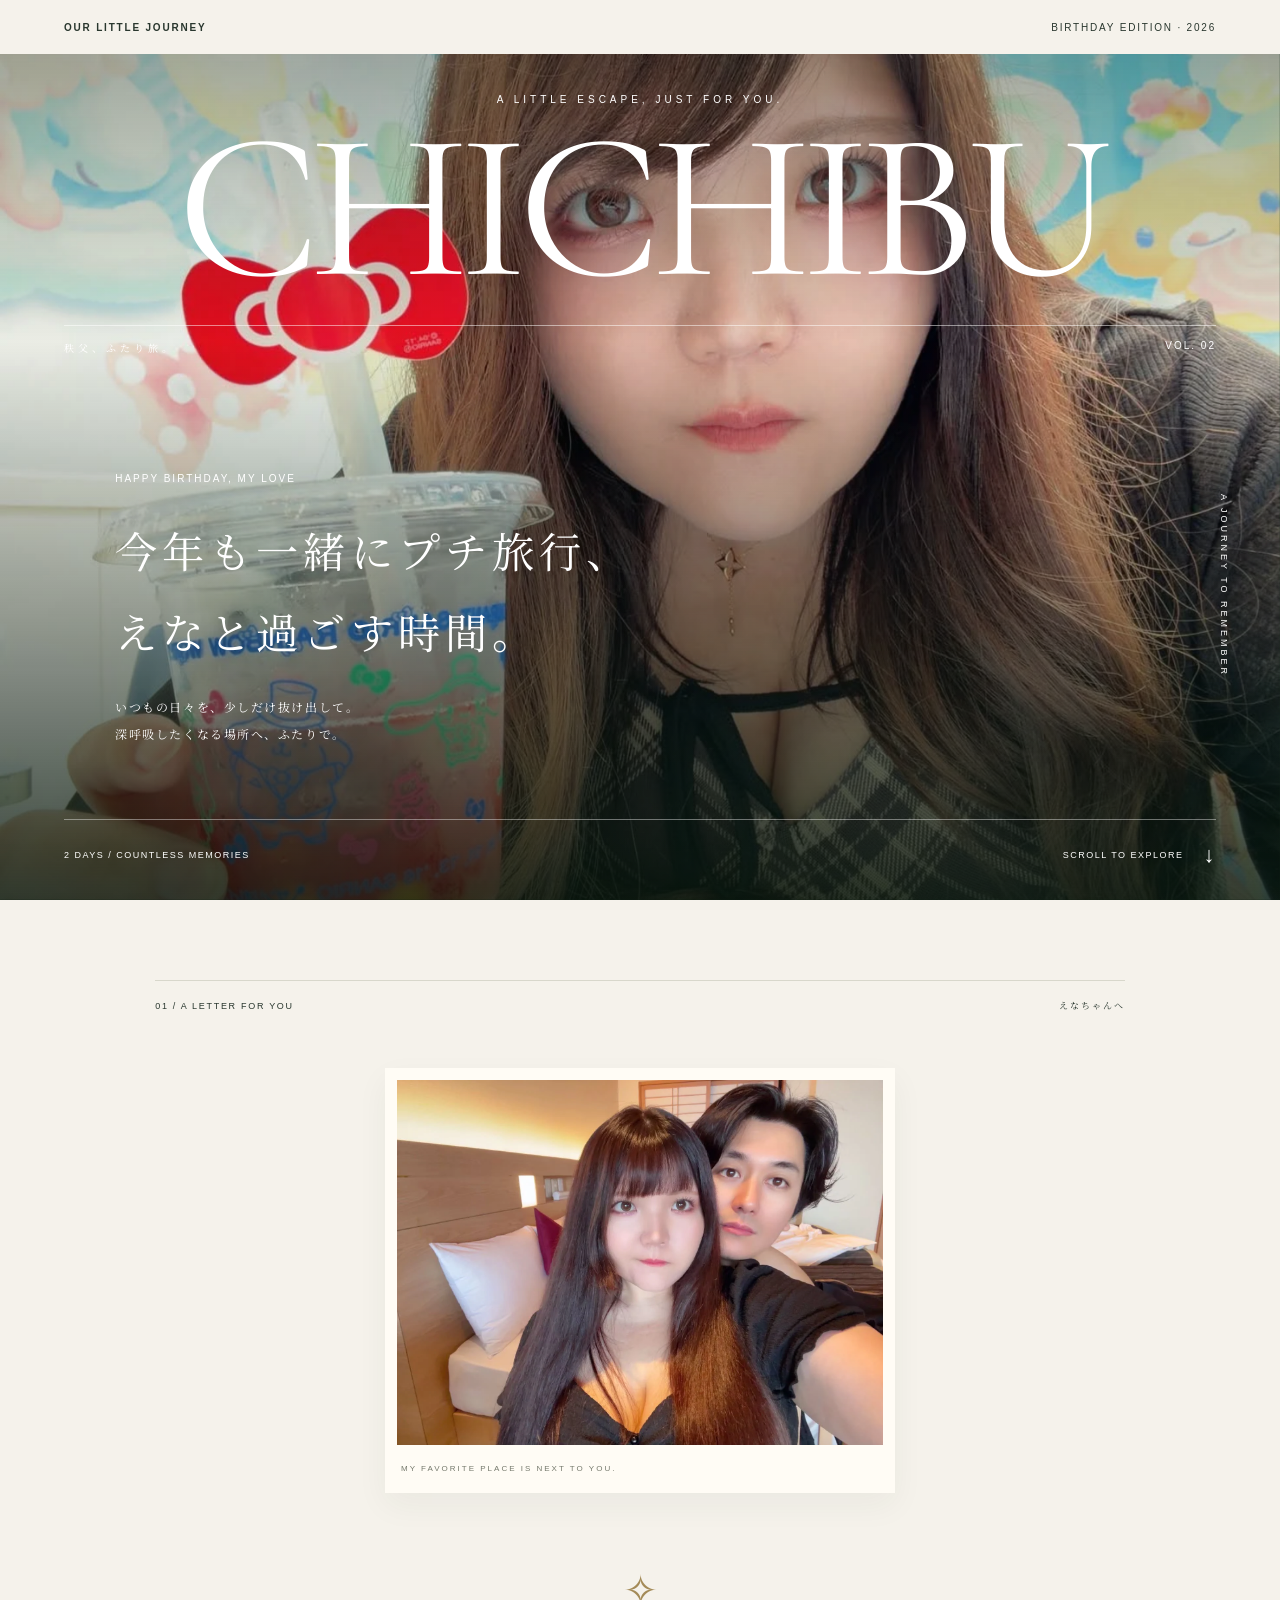
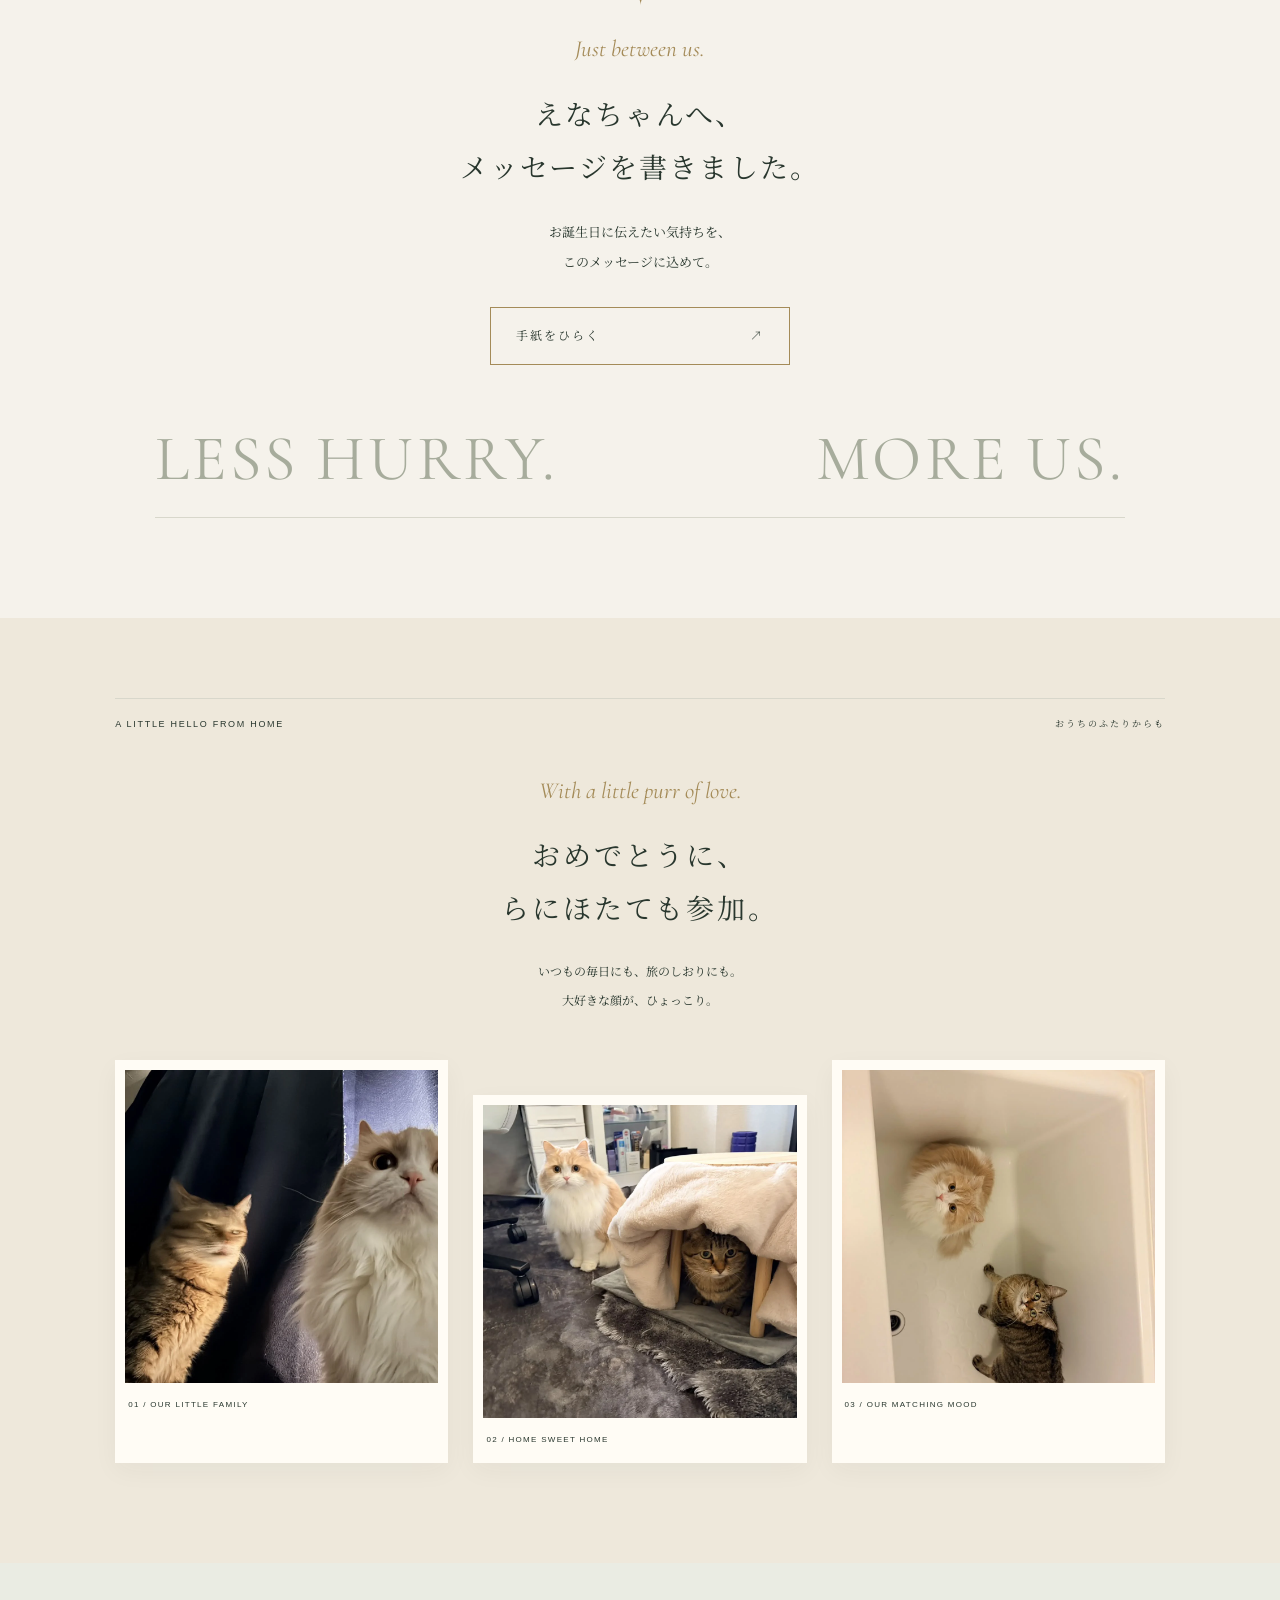
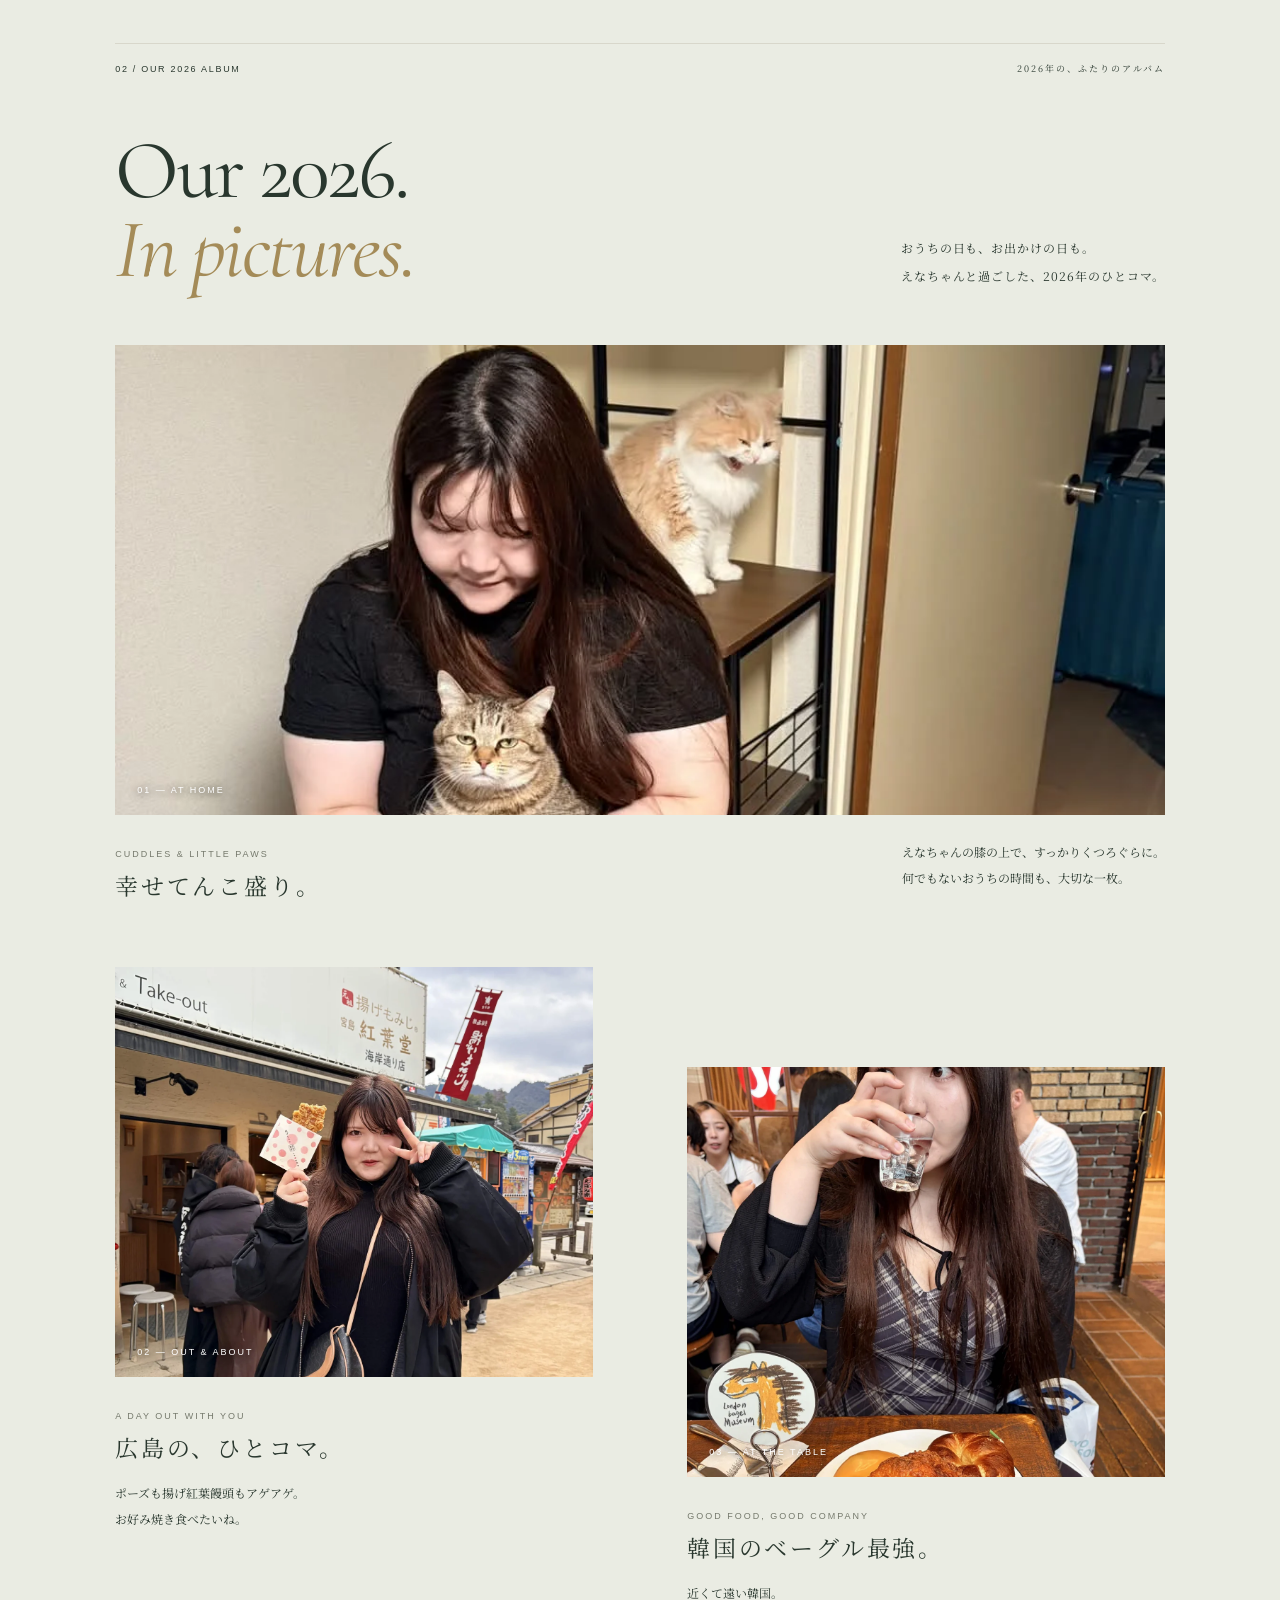
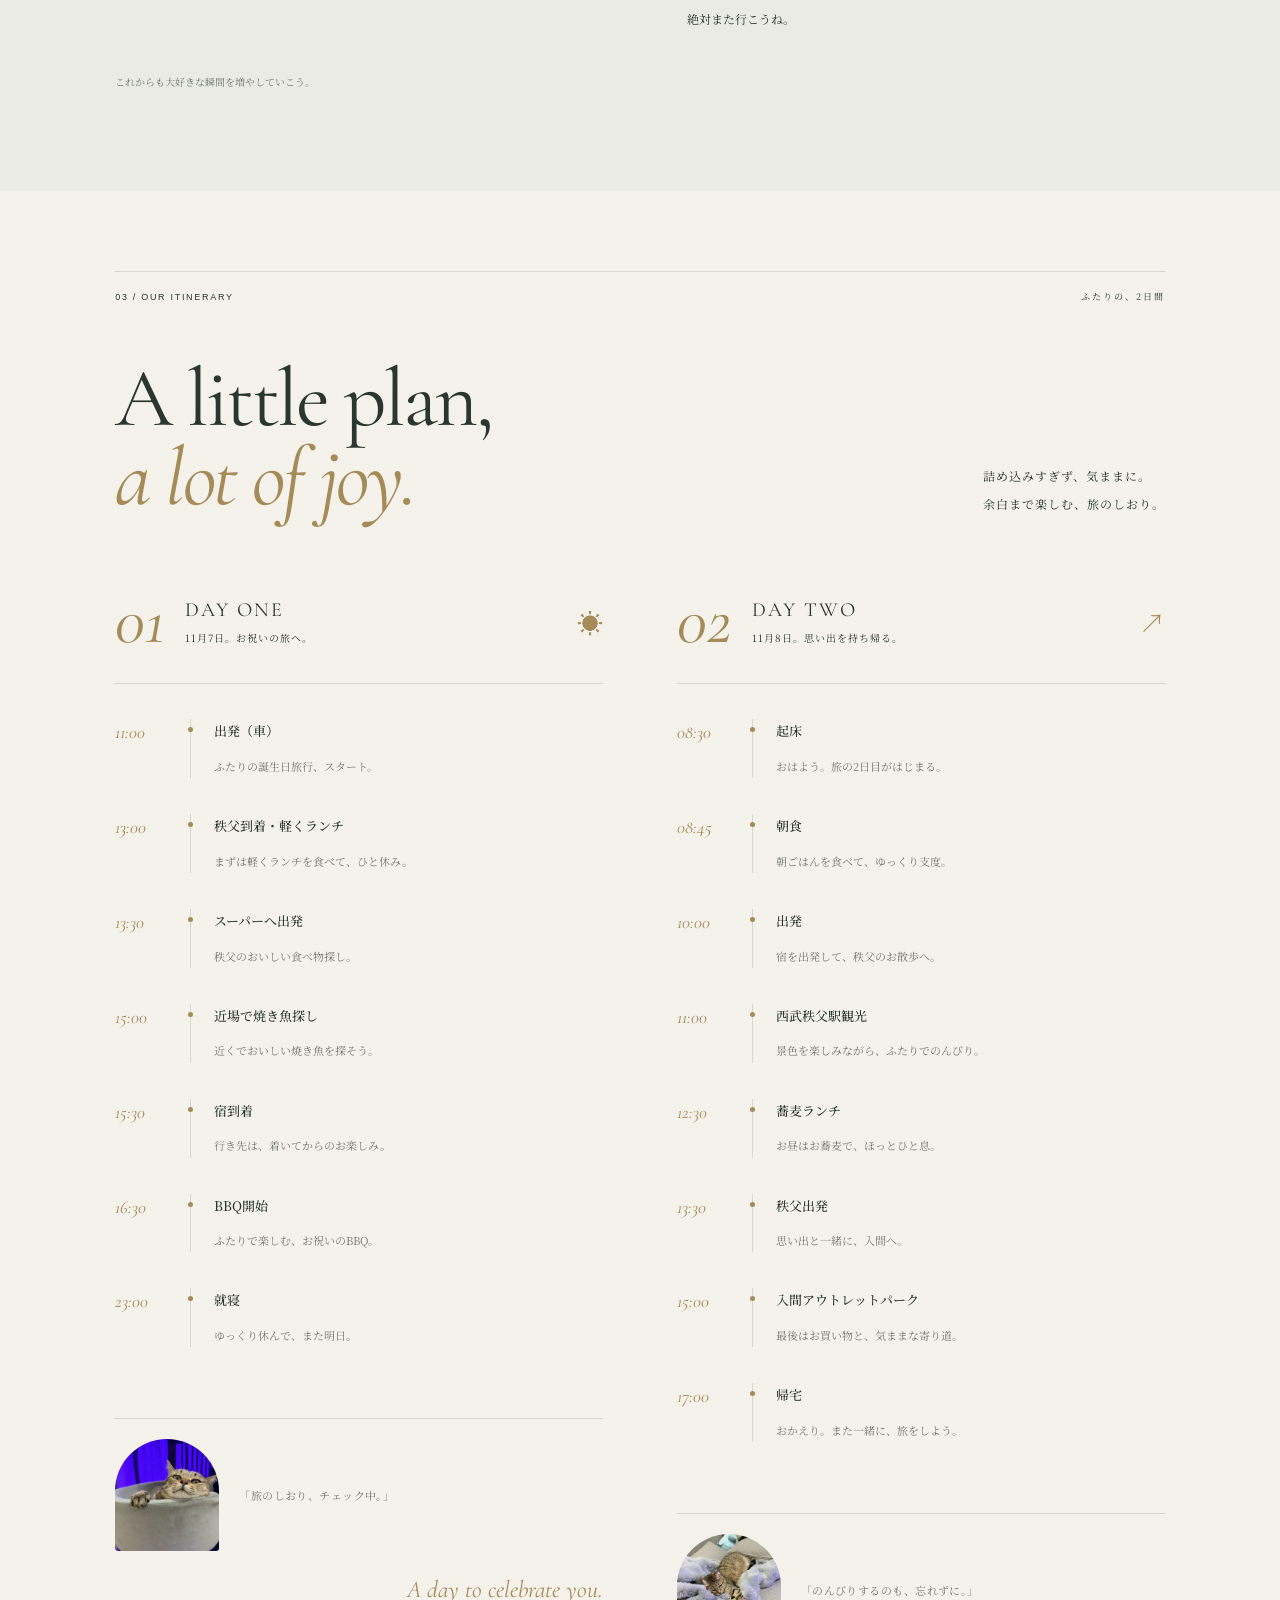
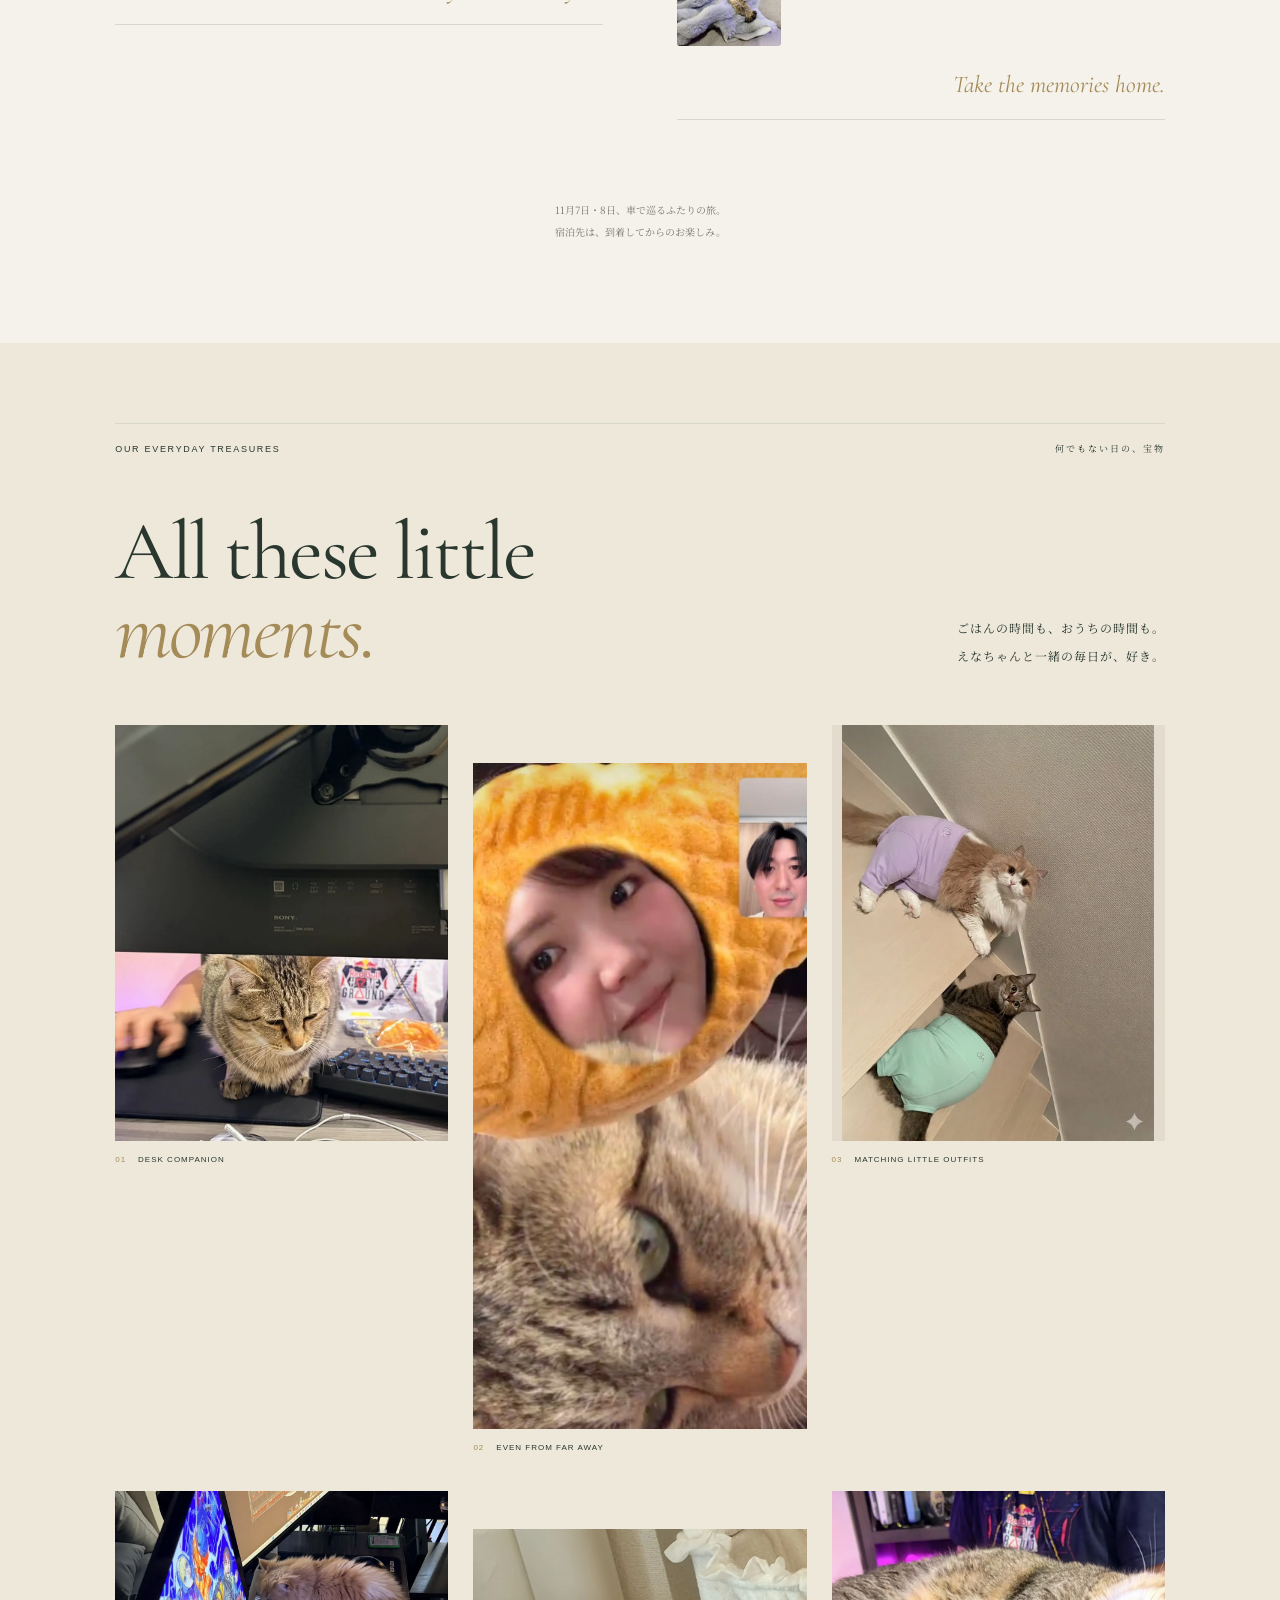
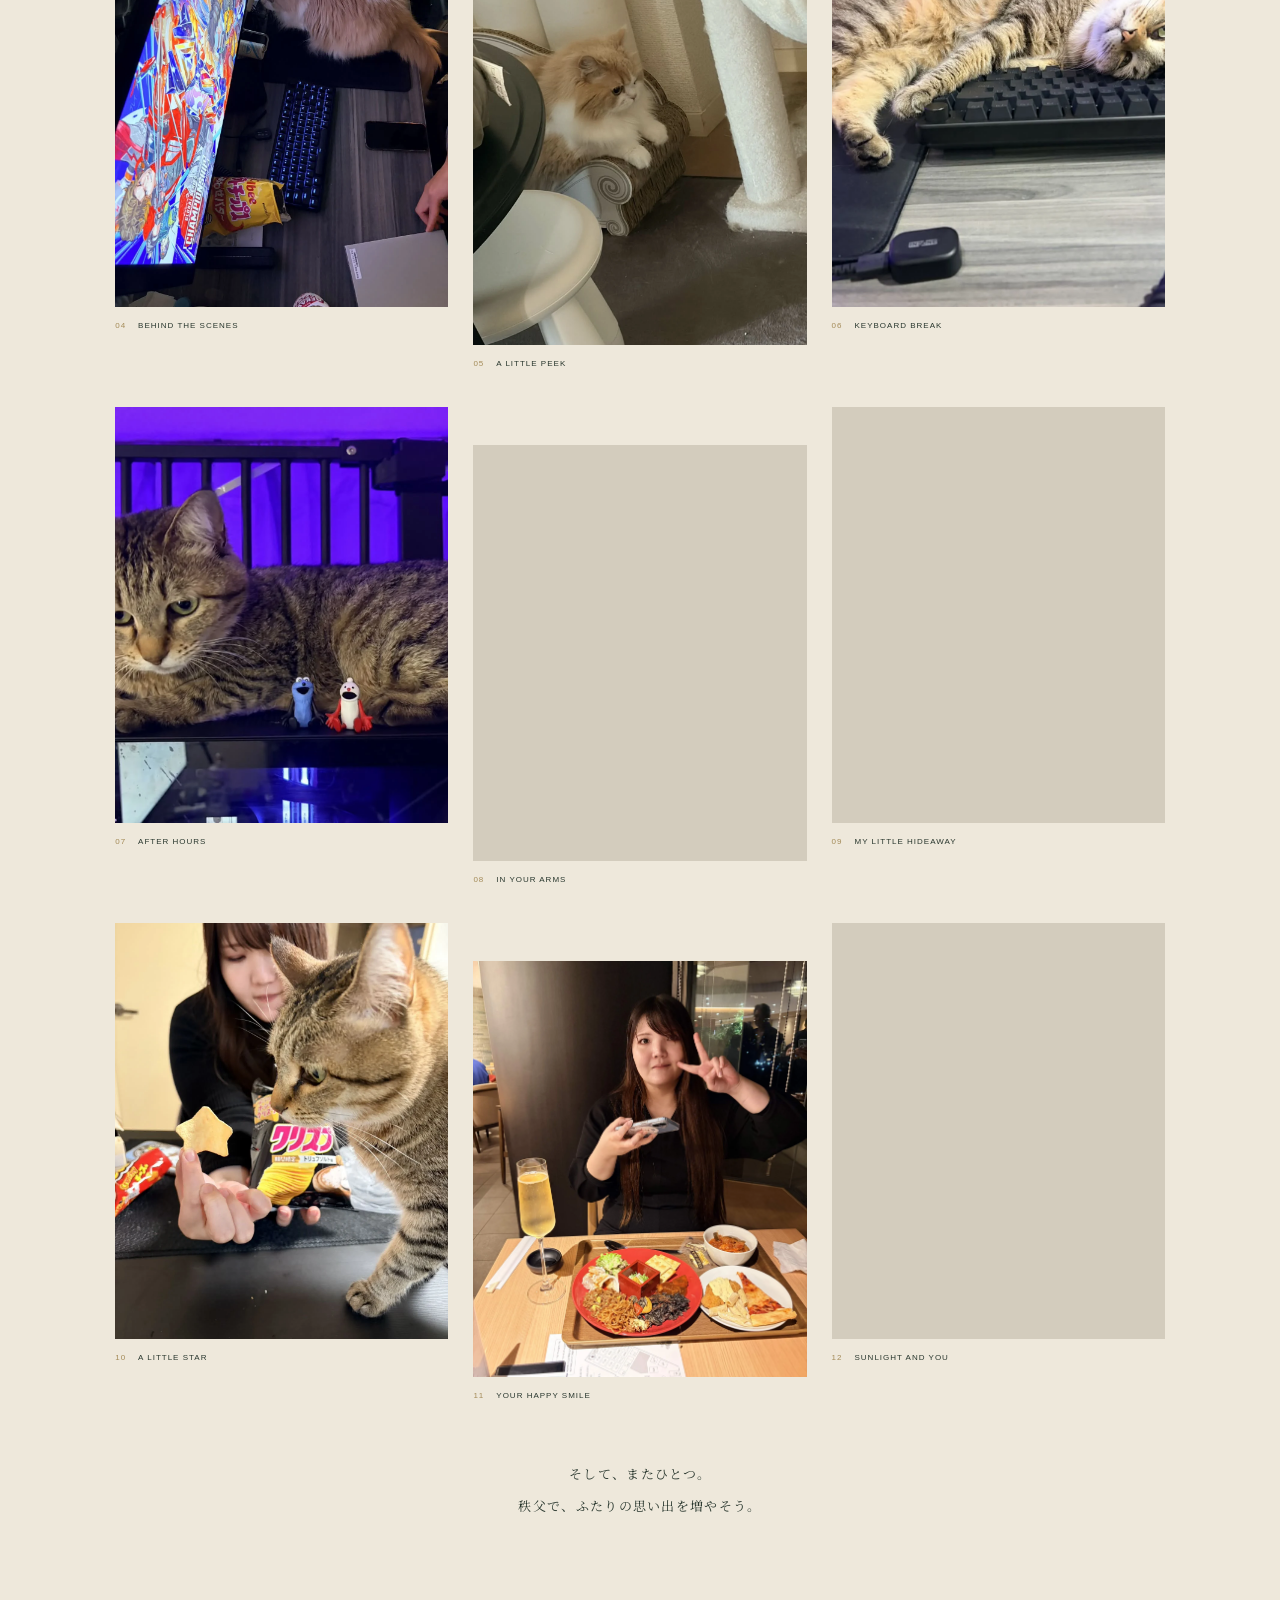
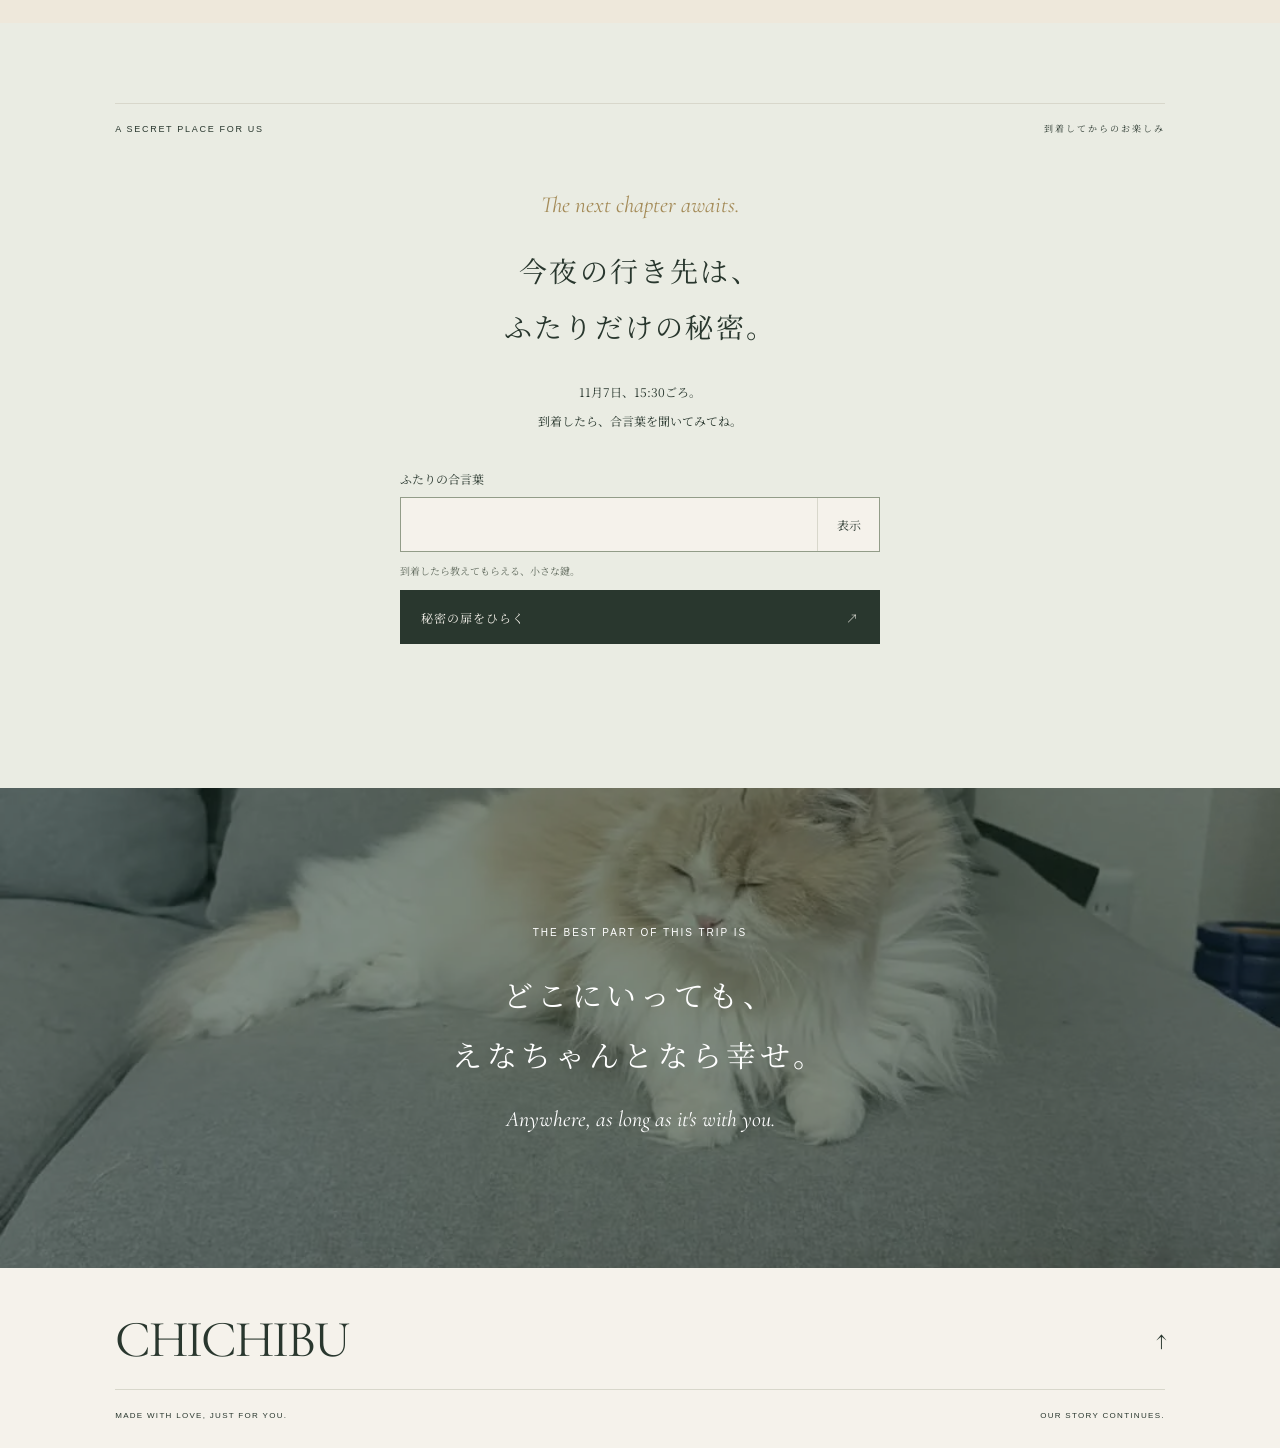
<file: index.html>
<!DOCTYPE html>
<html lang="ja">
<head>
  <meta charset="UTF-8">
  <meta name="viewport" content="width=device-width, initial-scale=1">
  <meta name="theme-color" content="#222e28">
  <meta name="description" content="えなの誕生日に贈る、秩父への小さな旅。ふたりで過ごす、特別な2日間。">
  <title>CHICHIBU — えなと、特別な2日間。</title>
  <link rel="stylesheet" href="style.css?v=09e977bea4">
  <script src="script.js?v=2af5713270" defer></script>
</head>
<body>
  <div class="reading-progress" aria-hidden="true"></div>
  <header class="masthead"><a href="#home" aria-label="ページの先頭へ">OUR LITTLE JOURNEY</a><span>BIRTHDAY EDITION · 2026</span></header>
  <main>
    <section class="cover" id="home" aria-labelledby="cover-title">
      <img class="cover-image" src="assets/edition-02/photo-0401.webp" alt="飲み物を手にこちらを見る彼女" fetchpriority="high" width="1477" height="1108">
      <div class="cover-shade"></div>
      <div class="cover-top"><p>A LITTLE ESCAPE, JUST FOR YOU.</p><h1 id="cover-title">CHICHIBU</h1><div class="cover-rule"><span>秩父、ふたり旅。</span><span>VOL. 02</span></div></div>
      <div class="cover-copy"><span class="eyebrow">HAPPY BIRTHDAY, MY LOVE</span><h2>今年も一緒にプチ旅行、<br>えなと過ごす時間。</h2><p>いつもの日々を、少しだけ抜け出して。<br>深呼吸したくなる場所へ、ふたりで。</p></div>
      <div class="cover-bottom"><span>2 DAYS / COUNTLESS MEMORIES</span><a href="#letter" class="scroll-link">SCROLL TO EXPLORE <span>↓</span></a></div>
      <span class="cover-side" aria-hidden="true">A JOURNEY TO REMEMBER</span>
    </section>

    <section class="letter section-pad" id="letter" aria-labelledby="letter-title">
      <div class="section-label reveal"><span>01 / A LETTER FOR YOU</span><span>えなちゃんへ</span></div>
      <figure class="letter-photo reveal"><img src="assets/edition-02/photo-7668.webp" alt="ふたりで並んで撮った思い出の写真" loading="lazy" width="1477" height="1108"><figcaption>MY FAVORITE PLACE IS NEXT TO YOU.</figcaption></figure>
      <div class="letter-envelope reveal">
        <span class="star" aria-hidden="true">✧</span>
        <p class="small-italic">Just between us.</p>
        <h2 id="letter-title">えなちゃんへ、<br>メッセージを書きました。</h2>
        <p class="surprise-intro">お誕生日に伝えたい気持ちを、<br>このメッセージに込めて。</p>
        <button class="letter-button" type="button" aria-expanded="false" aria-controls="secret-letter"><span class="button-label">手紙をひらく</span><span aria-hidden="true">↗</span></button>
        <div id="secret-letter" class="secret-letter" hidden aria-labelledby="letter-message-title">
      <div class="letter-body"><span class="small-italic">Dear my lovely person,</span><h3 id="letter-message-title" class="letter-message-heading">いつもの毎日が<br>えなちゃん一緒に過ごすと、<br><em>本当笑顔がいっぱい。</em></h3><div class="letter-text"><p>31歳お誕生日、おめでとう！</p><p>いつも隣で笑ってくれて、お話してくれて本当にありがとう。<br>今年も一緒にえなちゃんとお誕生日を祝えて幸せです。<br>心からの「大好き」と「ありがとう」を、<br>今年も旅に詰め込んでみました。</p><p>おいしいものを食べて、まったりリフレッシュして、<br>来年も一緒どこかいきたいなと思ってもらえるような、<br>そんな時間を過ごせたら嬉しいです。</p><p>この2日間が、<br>えなちゃんの新しい一年の、<br>やさしい始まりになりますように。</p></div><span class="signature">With all my love.</span></div>
        </div>
      </div>
      <div class="letter-foot reveal"><span>LESS HURRY.</span><span>MORE US.</span></div>
    </section>

    <section class="cat-intermission section-pad" aria-labelledby="cats-title">
      <div class="section-label reveal"><span>A LITTLE HELLO FROM HOME</span><span>おうちのふたりからも</span></div>
      <div class="cat-intro reveal"><p class="small-italic">With a little purr of love.</p><h2 id="cats-title">おめでとうに、<br>らにほたても参加。</h2><p>いつもの毎日にも、旅のしおりにも。<br>大好きな顔が、ひょっこり。</p></div>
      <div class="cat-triptych"><figure class="cat-print reveal"><img src="assets/edition-02/photo-0400.webp" alt="窓辺に並ぶ2匹の猫" loading="lazy" width="1477" height="1108"><figcaption>01 / OUR LITTLE FAMILY</figcaption></figure><figure class="cat-print reveal"><img src="assets/edition-02/photo-0409.webp" alt="小さなおうちの中と隣で過ごす2匹の猫" loading="lazy" width="1477" height="1108"><figcaption>02 / HOME SWEET HOME</figcaption></figure><figure class="cat-print reveal"><img src="assets/edition-02/photo-0405.webp" alt="こちらを見上げる2匹の猫" loading="lazy" width="1108" height="1477"><figcaption>03 / OUR MATCHING MOOD</figcaption></figure></div>
    </section>

    <section class="destinations section-pad" id="places" aria-labelledby="places-title">
      <div class="section-label reveal"><span>02 / OUR 2026 ALBUM</span><span>2026年の、ふたりのアルバム</span></div>
      <div class="section-heading reveal"><h2 id="places-title">Our 2026.<br><em>In pictures.</em></h2><p>おうちの日も、お出かけの日も。<br>えなちゃんと過ごした、2026年のひとコマ。</p></div>
      <article class="place place-wide reveal"><div class="photo-frame"><img src="assets/edition-02/photo-0395.webp" alt="猫を膝に抱いて微笑む彼女" loading="lazy" width="1108" height="1477"><span class="photo-tag">01 — AT HOME</span></div><div class="place-info"><div><span class="eyebrow">CUDDLES & LITTLE PAWS</span><h3>幸せてんこ盛り。</h3></div><p>えなちゃんの膝の上で、すっかりくつろぐらに。<br>何でもないおうちの時間も、大切な一枚。</p></div></article>
      <div class="places-grid"><article class="place reveal"><div class="photo-frame portrait"><img src="assets/edition-02/photo-8456.webp" alt="街歩きの途中でポーズをとる彼女" loading="lazy" width="1350" height="1800"><span class="photo-tag">02 — OUT & ABOUT</span></div><div class="place-info"><div><span class="eyebrow">A DAY OUT WITH YOU</span><h3>広島の、ひとコマ。</h3></div><p>ポーズも揚げ紅葉饅頭もアゲアゲ。<br>お好み焼き食べたいね。</p></div></article>
      <article class="place place-offset reveal"><div class="photo-frame portrait"><img src="assets/edition-02/photo-9266.webp" alt="食卓でグラスを手に飲み物を飲むえな" loading="lazy" width="1350" height="1800"><span class="photo-tag">03 — AT THE TABLE</span></div><div class="place-info"><div><span class="eyebrow">GOOD FOOD, GOOD COMPANY</span><h3>韓国のベーグル最強。</h3></div><p>近くて遠い韓国。<br>絶対また行こうね。</p></div></article></div>
      <p class="editorial-note">これからも大好きな瞬間を増やしていこう。</p>
    </section>

    <section class="itinerary section-pad" id="itinerary" aria-labelledby="itinerary-title">
      <div class="section-label reveal"><span>03 / OUR ITINERARY</span><span>ふたりの、2日間</span></div>
      <div class="section-heading reveal"><h2 id="itinerary-title">A little plan,<br><em>a lot of joy.</em></h2><p>詰め込みすぎず、気ままに。<br>余白まで楽しむ、旅のしおり。</p></div>
      <div class="days"><article class="day reveal"><div class="day-heading"><span class="day-number">01</span><div><h3>DAY ONE</h3><p>11月7日。お祝いの旅へ。</p></div><span class="day-icon" aria-hidden="true">☀</span></div><ol class="timeline"><li><time datetime="2026-11-07T11:00:00+09:00">11:00</time><div><h4>出発（車）</h4><p>ふたりの誕生日旅行、スタート。</p></div></li><li><time datetime="2026-11-07T12:30:00+09:00">13:00</time><div><h4>秩父到着・軽くランチ</h4><p>まずは軽くランチを食べて、ひと休み。</p></div></li><li><time datetime="2026-11-07T13:30:00+09:00">13:30</time><div><h4>スーパーへ出発</h4><p>秩父のおいしい食べ物探し。</p></div></li><li><time datetime="2026-11-07T15:00:00+09:00">15:00</time><div><h4>近場で焼き魚探し</h4><p>近くでおいしい焼き魚を探そう。</p></div></li><li><time datetime="2026-11-07T15:30:00+09:00">15:30</time><div><h4>宿到着</h4><p>行き先は、着いてからのお楽しみ。</p></div></li><li><time datetime="2026-11-07T16:30:00+09:00">16:30</time><div><h4>BBQ開始</h4><p>ふたりで楽しむ、お祝いのBBQ。</p></div></li><li><time datetime="2026-11-07T23:00:00+09:00">23:00</time><div><h4>就寝</h4><p>ゆっくり休んで、また明日。</p></div></li></ol><figure class="day-cat reveal"><img src="assets/edition-02/photo-0394.webp" alt="椅子の上からこちらをのぞく猫" loading="lazy" width="1108" height="1477"><figcaption>「旅のしおり、チェック中。」</figcaption></figure><p class="day-closing">A day to celebrate you.</p></article>
      <article class="day reveal"><div class="day-heading"><span class="day-number">02</span><div><h3>DAY TWO</h3><p>11月8日。思い出を持ち帰る。</p></div><span class="day-icon" aria-hidden="true">↗</span></div><ol class="timeline"><li><time datetime="2026-11-08T08:30:00+09:00">08:30</time><div><h4>起床</h4><p>おはよう。旅の2日目がはじまる。</p></div></li><li><time datetime="2026-11-08T08:45:00+09:00">08:45</time><div><h4>朝食</h4><p>朝ごはんを食べて、ゆっくり支度。</p></div></li><li><time datetime="2026-11-08T10:00:00+09:00">10:00</time><div><h4>出発</h4><p>宿を出発して、秩父のお散歩へ。</p></div></li><li><time datetime="2026-11-08T11:00:00+09:00">11:00</time><div><h4>西武秩父駅観光</h4><p>景色を楽しみながら、ふたりでのんびり。</p></div></li><li><time datetime="2026-11-08T12:30:00+09:00">12:30</time><div><h4>蕎麦ランチ</h4><p>お昼はお蕎麦で、ほっとひと息。</p></div></li><li><time datetime="2026-11-08T13:30:00+09:00">13:30</time><div><h4>秩父出発</h4><p>思い出と一緒に、入間へ。</p></div></li><li><time datetime="2026-11-08T15:00:00+09:00">15:00</time><div><h4>入間アウトレットパーク</h4><p>最後はお買い物と、気ままな寄り道。</p></div></li><li><time datetime="2026-11-08T17:00:00+09:00">17:00</time><div><h4>帰宅</h4><p>おかえり。また一緒に、旅をしよう。</p></div></li></ol><figure class="day-cat day-cat-rest reveal"><img src="assets/edition-02/photo-0398.webp" alt="毛布の上で気持ちよさそうに眠る猫" loading="lazy" width="1108" height="1477"><figcaption>「のんびりするのも、忘れずに。」</figcaption></figure><p class="day-closing">Take the memories home.</p></article></div>
      <p class="plan-note reveal">11月7日・8日、車で巡るふたりの旅。<br>宿泊先は、到着してからのお楽しみ。</p>
    </section>

    <section class="memories section-pad" id="memories" aria-labelledby="memories-title"><div class="section-label reveal"><span>OUR EVERYDAY TREASURES</span><span>何でもない日の、宝物</span></div><div class="section-heading reveal"><h2 id="memories-title">All these little<br><em>moments.</em></h2><p>ごはんの時間も、おうちの時間も。<br>えなちゃんと一緒の毎日が、好き。</p></div><div class="memory-grid"><figure class="memory-card memory-photo-0393 reveal"><div class="memory-image"><img src="assets/edition-02/photo-0393.webp" alt="デスクの隙間から顔を出す猫" loading="lazy" decoding="async" width="1477" height="1108"></div><figcaption><span>01</span>DESK COMPANION</figcaption></figure><figure class="memory-card memory-photo-0396 reveal"><div class="memory-image"><img src="assets/edition-02/photo-0396.webp" alt="ビデオ通話中の彼女とカメラに近づいた猫" loading="lazy" decoding="async" width="828" height="1800"></div><figcaption><span>02</span>EVEN FROM FAR AWAY</figcaption></figure><figure class="memory-card memory-photo-0397 reveal"><div class="memory-image"><img src="assets/edition-02/photo-0397.webp" alt="おそろいの服を着た2匹の猫" loading="lazy" decoding="async" width="896" height="1195"></div><figcaption><span>03</span>MATCHING LITTLE OUTFITS</figcaption></figure><figure class="memory-card memory-photo-0399 reveal"><div class="memory-image"><img src="assets/edition-02/photo-0399.webp" alt="モニターの裏でくつろぐ猫" loading="lazy" decoding="async" width="1108" height="1477"></div><figcaption><span>04</span>BEHIND THE SCENES</figcaption></figure><figure class="memory-card memory-photo-0402 reveal"><div class="memory-image"><img src="assets/edition-02/photo-0402.webp" alt="爪とぎのそばからこちらを見る猫" loading="lazy" decoding="async" width="1108" height="1477"></div><figcaption><span>05</span>A LITTLE PEEK</figcaption></figure><figure class="memory-card memory-photo-0403 reveal"><div class="memory-image"><img src="assets/edition-02/photo-0403.webp" alt="キーボードの上に寝転ぶ猫" loading="lazy" decoding="async" width="1477" height="1108"></div><figcaption><span>06</span>KEYBOARD BREAK</figcaption></figure><figure class="memory-card memory-photo-0404 reveal"><div class="memory-image"><img src="assets/edition-02/photo-0404.webp" alt="デスクでくつろぐ猫" loading="lazy" decoding="async" width="1477" height="1108"></div><figcaption><span>07</span>AFTER HOURS</figcaption></figure><figure class="memory-card memory-photo-0406 reveal"><div class="memory-image"><img src="assets/edition-02/photo-0406.webp" alt="抱っこされて気持ちよさそうに目を閉じる猫" loading="lazy" decoding="async" width="1477" height="1108"></div><figcaption><span>08</span>IN YOUR ARMS</figcaption></figure><figure class="memory-card memory-photo-0407 reveal"><div class="memory-image"><img src="assets/edition-02/photo-0407.webp" alt="毛布のおうちから顔をのぞかせる猫" loading="lazy" decoding="async" width="1477" height="1108"></div><figcaption><span>09</span>MY LITTLE HIDEAWAY</figcaption></figure><figure class="memory-card memory-photo-0408 reveal"><div class="memory-image"><img src="assets/edition-02/photo-0408.webp" alt="星形のお菓子を見つめる猫と彼女" loading="lazy" decoding="async" width="1108" height="1477"></div><figcaption><span>10</span>A LITTLE STAR</figcaption></figure><figure class="memory-card memory-photo-7689 reveal"><div class="memory-image"><img src="assets/edition-02/photo-7689.webp" alt="食事を前に笑顔でピースする彼女" loading="lazy" decoding="async" width="1350" height="1800"></div><figcaption><span>11</span>YOUR HAPPY SMILE</figcaption></figure><figure class="memory-card memory-photo-7702 reveal"><div class="memory-image"><img src="assets/edition-02/photo-7702.webp" alt="窓辺でピースをする彼女" loading="lazy" decoding="async" width="1350" height="1800"></div><figcaption><span>12</span>SUNLIGHT AND YOU</figcaption></figure></div><p class="memory-note reveal">そして、またひとつ。<br>秩父で、ふたりの思い出を増やそう。</p></section>

    <section class="stay section-pad" id="stay" aria-labelledby="stay-title">
      <div class="section-label reveal"><span>A SECRET PLACE FOR US</span><span>到着してからのお楽しみ</span></div>
      <div class="stay-inner reveal">
        <span class="small-italic">The next chapter awaits.</span>
        <h2 id="stay-title">今夜の行き先は、<br>ふたりだけの秘密。</h2>
        <p>11月7日、15:30ごろ。<br>到着したら、合言葉を聞いてみてね。</p>
        <form id="stay-form" class="stay-form" aria-describedby="stay-help">
          <label for="stay-passphrase">ふたりの合言葉</label>
          <div class="stay-input-row"><input id="stay-passphrase" type="password" required maxlength="128" autocomplete="off" autocapitalize="off" spellcheck="false" aria-describedby="stay-help stay-status"><button type="button" id="stay-toggle" aria-pressed="false" aria-label="合言葉を表示する">表示</button></div>
          <p id="stay-help" class="stay-help">到着したら教えてもらえる、小さな鍵。</p>
          <button type="submit" class="stay-submit">秘密の扉をひらく <span aria-hidden="true">↗</span></button>
          <p id="stay-status" class="stay-status" role="status" aria-live="polite"></p>
        </form>
        <div id="stay-details" class="stay-details" hidden tabindex="-1"></div>
      </div>
    </section>

    <section class="interlude" aria-label="ふたりの旅のひとこと"><img src="assets/edition-02/photo-0410.webp" alt="ソファでのんびりと過ごす猫" loading="lazy" width="1108" height="1477"><div class="interlude-copy reveal"><span class="eyebrow">THE BEST PART OF THIS TRIP IS</span><p>どこにいっても、<br><em>えなちゃんとなら幸せ。</em></p><span>Anywhere, as long as it's with you.</span></div></section>

  </main>
  <footer><a href="#home">CHICHIBU<span>↑</span></a><div><span>MADE WITH LOVE, JUST FOR YOU.</span><span>OUR STORY CONTINUES.</span></div></footer>
</body>
</html>
</file>
<file: style.css>
@import url('https://fonts.googleapis.com/css2?family=Cormorant+Garamond:ital,wght@0,400;0,500;0,600;1,400;1,500&family=Noto+Serif+JP:wght@400;500;600&display=swap');
:root{--paper:#f5f2eb;--ink:#29372e;--muted:#75796c;--gold:#a48b58;--line:#d8d7cb;--serif:'Cormorant Garamond',Georgia,serif;--jp:'Noto Serif JP','Yu Mincho',serif}*{box-sizing:border-box}html{scroll-behavior:smooth;scroll-padding-top:30px}body{margin:0;background:var(--paper);color:var(--ink);font-family:var(--jp);font-weight:400;-webkit-font-smoothing:antialiased}a{color:inherit;text-decoration:none}button{font:inherit}img{display:block;width:100%;height:100%;object-fit:cover}::selection{background:#cfc9ad}a:focus-visible,button:focus-visible{outline:2px solid var(--gold);outline-offset:6px}.reading-progress{height:3px;position:fixed;left:0;top:0;background:var(--gold);width:100%;transform:scaleX(0);transform-origin:left;z-index:10}.masthead{height:54px;display:flex;justify-content:space-between;align-items:center;padding:0 5%;font:10px/1.5 Arial,sans-serif;letter-spacing:1.8px}.masthead a{font-weight:600}.cover{position:relative;min-height:790px;height:calc(100svh - 54px);max-height:1100px;color:#fff;overflow:hidden;background:#263d2c}.cover-image{position:absolute;inset:0;object-position:50% 55%;animation:cover-in 1.8s ease-out both}.cover-shade{position:absolute;inset:0;background:linear-gradient(180deg,rgba(9,25,14,.24),rgba(9,25,14,.03) 35%,rgba(9,25,14,.73) 100%)}.cover-top{position:relative;margin:0 5%;padding-top:40px}.cover-top>p{text-align:center;font:10px Arial,sans-serif;letter-spacing:4px;margin:0 0 4px}.cover h1{font-family:var(--serif);font-size:clamp(80px,16.3vw,235px);font-weight:400;line-height:.95;letter-spacing:-.045em;text-align:center;margin:0}.cover-rule{border-top:1px solid #ffffff80;margin-top:18px;display:flex;justify-content:space-between;padding-top:14px;font:10px Arial,sans-serif;letter-spacing:2px}.cover-rule span:first-child{font-family:var(--jp);letter-spacing:4px}.cover-copy{position:absolute;bottom:140px;left:9%}.eyebrow{font:10px/1.8 Arial,sans-serif;letter-spacing:2px}.cover-copy h2{font-weight:400;font-size:clamp(27px,3.3vw,48px);line-height:1.9;letter-spacing:.12em;margin:22px 0}.cover-copy p{font-size:12px;line-height:2.3;letter-spacing:.13em}.cover-bottom{position:absolute;bottom:30px;left:5%;right:5%;display:flex;justify-content:space-between;align-items:center;border-top:1px solid #ffffff66;padding-top:20px;font:9px Arial,sans-serif;letter-spacing:1.5px}.scroll-link{display:flex;gap:20px;align-items:center;min-height:30px}.scroll-link span{font-size:22px}.cover-side{position:absolute;right:4%;top:52%;writing-mode:vertical-rl;font:9px Arial,sans-serif;letter-spacing:3px}.section-pad{padding:80px 9% 100px}.section-label{display:flex;justify-content:space-between;border-top:1px solid var(--line);padding-top:18px;font:9px/1.6 Arial,sans-serif;letter-spacing:1.7px}.section-label span:last-child{font-family:var(--jp);letter-spacing:2px}.letter{max-width:1200px;margin:auto}.letter-body{width:max-content;max-width:100%;margin:80px auto 70px}.small-italic{font-family:var(--serif);font-style:italic;font-size:23px;color:var(--gold)}.letter h2{font-size:32px;font-weight:400;line-height:1.9;letter-spacing:.12em;margin:30px 0 35px}em{font-style:normal;color:var(--gold)}.letter-text{font-size:13px;line-height:2.6;letter-spacing:.07em}.letter-text p{margin:0 0 25px}.signature{display:block;font:italic 29px var(--serif);color:var(--gold);margin-top:35px}.letter-foot{display:flex;justify-content:space-between;font:clamp(20px,5vw,64px) var(--serif);letter-spacing:.05em;border-bottom:1px solid var(--line);padding-bottom:20px;color:#a7ac9c}.destinations{background:#eaece3}.section-heading{display:flex;align-items:flex-end;justify-content:space-between;gap:30px;margin:55px 0}.section-heading h2{font:400 clamp(48px,6.5vw,84px)/.95 var(--serif);letter-spacing:-.03em;margin:0}.section-heading h2 em{font-style:italic}.section-heading>p{font-size:12px;line-height:2.3;letter-spacing:.08em;margin:0}.photo-frame{height:470px;position:relative;overflow:hidden;background:#b7bfae}.photo-frame img{transition:transform 1s ease}.photo-frame:hover img{transform:scale(1.035)}.photo-tag{position:absolute;bottom:20px;left:22px;font:9px Arial,sans-serif;letter-spacing:2px;color:white;text-shadow:0 1px 8px #000}.place-info{padding:24px 0 0;display:flex;justify-content:space-between;gap:24px}.place-info .eyebrow{color:var(--muted);font-size:9px}.place-info h3{font-size:23px;font-weight:400;letter-spacing:.12em;margin:7px 0 0}.place-info p{font-size:12px;line-height:2.2;margin:0}.places-grid{display:grid;grid-template-columns:1fr 1fr;gap:9%;margin-top:65px}.portrait{height:410px}.places-grid .place-info{display:block}.places-grid .place-info p{margin-top:16px}.place-offset{margin-top:100px}.editorial-note{font-size:10px;color:var(--muted);margin:40px 0 0;line-height:1.8}.itinerary{max-width:1440px;margin:auto}.days{display:grid;grid-template-columns:1fr 1fr;gap:7%;margin-top:70px}.day-heading{display:flex;align-items:center;gap:20px;padding-bottom:28px;border-bottom:1px solid var(--line)}.day-number{font:italic 68px/1 var(--serif);color:var(--gold)}.day-heading h3{font:20px var(--serif);letter-spacing:2px;margin:0 0 8px}.day-heading p{font-size:10px;margin:0;letter-spacing:1px}.day-icon{margin-left:auto;font-size:26px;color:var(--gold)}.timeline{padding:0;margin:35px 0;list-style:none}.timeline li{display:grid;grid-template-columns:55px 1fr;gap:20px;position:relative;padding-bottom:36px}.timeline time{font:italic 18px var(--serif);color:var(--gold);padding-top:2px}.timeline li>div{border-left:1px solid var(--line);padding-left:23px;position:relative}.timeline li>div:before{content:'';width:5px;height:5px;background:var(--gold);border-radius:50%;position:absolute;left:-3px;top:8px}.timeline h4{font-size:13px;font-weight:500;line-height:1.9;margin:0 0 10px}.timeline p{font-size:11px;color:var(--muted);line-height:2.2;margin:0}.day-closing{font:italic 24px var(--serif);color:var(--gold);text-align:right;border-bottom:1px solid var(--line);padding-bottom:20px}.plan-note{text-align:center;font-size:10px;color:var(--muted);line-height:2.2;margin:55px 0 0}.interlude{height:480px;position:relative;background:#344338;color:#fff}.interlude:after{content:'';position:absolute;inset:0;background:#10291d65}.interlude-copy{position:absolute;z-index:1;inset:0;display:flex;align-items:center;justify-content:center;flex-direction:column;text-align:center}.interlude-copy p{font-size:30px;line-height:2;letter-spacing:.14em;margin:22px 0}.interlude-copy em{color:#fff}.interlude-copy>span:last-child{font:italic 22px var(--serif)}.surprise{background:#253a30;color:#f5f2eb}.surprise .section-label{border-color:#738175}.surprise-inner{text-align:center;max-width:600px;margin:65px auto 0}.star{font-size:48px;color:#c7b688}.surprise .small-italic{color:#c7b688;margin:20px 0}.surprise h2{font-weight:400;font-size:26px;line-height:2;letter-spacing:.08em}.surprise-intro{font-size:12px;line-height:2.3;margin:25px 0 35px}.letter-button{background:transparent;color:#f5f2eb;border:1px solid #a9b29d;min-width:250px;min-height:58px;padding:17px 25px;cursor:pointer;display:inline-flex;justify-content:space-between;gap:45px;font-size:12px;letter-spacing:2px;transition:background .3s,color .3s}.letter-button:hover{background:#ede9dc;color:var(--ink)}.secret-letter{border-top:1px solid #738175;margin-top:45px;padding-top:45px;animation:letter-open .8s ease both}.secret-letter .eyebrow{color:#c7b688}.secret-letter h3{font-size:23px;font-weight:400;line-height:2;letter-spacing:.08em;margin:25px 0}.secret-letter p{font-size:12px;line-height:2.5;margin:25px 0}.secret-letter .signature{color:#c7b688}.tiny-heart{display:block;color:#c7b688;font-size:28px;margin-top:25px}footer{padding:40px 9% 25px}footer>a{display:flex;justify-content:space-between;align-items:center;font:52px var(--serif);letter-spacing:-2px}footer>a span{font-size:25px}footer>div{display:flex;justify-content:space-between;border-top:1px solid var(--line);padding-top:20px;margin-top:18px;font:8px/1.6 Arial,sans-serif;letter-spacing:1.3px}.js .reveal{opacity:0;transform:translateY(28px);transition:opacity 1s ease,transform 1s cubic-bezier(.2,.65,.3,1)}.js .reveal.is-visible{opacity:1;transform:none}@keyframes cover-in{from{transform:scale(1.06)}to{transform:scale(1)}}@keyframes letter-open{from{opacity:0;transform:translateY(15px)}to{opacity:1;transform:none}}
@media(min-width:1440px){.destinations>*,.itinerary>*{max-width:1180px;margin-left:auto;margin-right:auto}}
@media(max-width:650px){.masthead{height:43px;padding:0 6%;font-size:7px;letter-spacing:1.1px}.cover{min-height:680px;height:calc(100svh - 43px);max-height:900px}.cover-top{margin:0 6%;padding-top:37px}.cover-top>p{font-size:7px;letter-spacing:2px;margin-bottom:12px}.cover h1{font-size:17.1vw}.cover-rule{margin-top:15px;padding-top:12px;font-size:8px;letter-spacing:1px}.cover-rule span:first-child{letter-spacing:2px}.cover-copy{left:8%;bottom:120px}.cover-copy .eyebrow{font-size:8px;letter-spacing:1.8px}.cover-copy h2{font-size:27px;line-height:1.95;margin:18px 0}.cover-copy p{font-size:11px;line-height:2.3}.cover-bottom{left:6%;right:6%;font-size:6px;letter-spacing:.8px;bottom:24px;gap:15px;padding-top:14px}.scroll-link{gap:10px;font-size:7px}.cover-side{right:5%;font-size:7px}.section-pad{padding:55px 7% 65px}.section-label{font-size:7px;letter-spacing:1.2px;padding-top:14px}.section-label span:last-child{letter-spacing:1px}.letter-body{margin:55px auto}.small-italic{font-size:22px}.letter h2{font-size:27px;line-height:1.95;letter-spacing:.08em;margin:25px 0 30px}.letter-text{font-size:12px;line-height:2.5;letter-spacing:.02em}.signature{font-size:27px}.letter-foot{font-size:29px}.section-heading{display:block;margin:43px 0 32px}.section-heading h2{font-size:57px}.section-heading>p{font-size:11px;margin-top:25px}.photo-frame{height:300px}.place-info{display:block;padding-top:20px}.place-info h3{font-size:21px}.place-info p{font-size:11px;margin-top:13px}.places-grid{display:block;margin-top:40px}.places-grid .place{width:86%}.places-grid .place-offset{margin:40px 0 0 auto}.portrait{height:320px}.editorial-note{font-size:9px;margin-top:30px}.days{display:block;margin-top:45px}.day+.day{margin-top:55px}.day-heading{gap:20px;padding-bottom:22px}.day-number{font-size:67px}.day-heading h3{font-size:20px}.day-heading p{font-size:10px}.timeline{margin:30px 0 10px}.timeline li{grid-template-columns:45px 1fr;gap:17px;padding-bottom:31px}.timeline li>div{padding-left:19px}.timeline h4{font-size:12px}.timeline p{font-size:10px}.day-closing{font-size:23px}.plan-note{font-size:9px;text-align:left;margin-top:35px}.interlude{height:350px}.interlude-copy .eyebrow{font-size:8px;letter-spacing:1.5px}.interlude-copy p{font-size:24px}.interlude-copy>span:last-child{font-size:20px}.surprise-inner{margin-top:45px}.surprise h2{font-size:22px;letter-spacing:.04em}.surprise-intro{font-size:11px}.secret-letter h3{font-size:21px}.secret-letter p{font-size:11px}footer{padding:30px 7% 20px}footer>a{font-size:43px}footer>div{font-size:6px;letter-spacing:.9px;gap:20px}}
@media(prefers-reduced-motion:reduce){html{scroll-behavior:auto}*,*:before,*:after{animation:none!important;transition:none!important}.js .reveal{opacity:1;transform:none}}
@media(max-width:360px){.section-heading h2{font-size:42px}.cover-copy h2{font-size:24px}.letter h2{font-size:24px}}
.place-wide img{object-position:50% 65%}.places-grid .place:first-child img{object-position:78% 50%}.place-offset img{object-position:10% 50%}.interlude img{object-position:50% 75%}
.stay{background:#eaece3}.stay-inner{max-width:480px;margin:55px auto 0;text-align:center}.stay h2{font-size:28px;line-height:2;letter-spacing:.08em;font-weight:400}.stay-inner>p{font-size:12px;line-height:2.4}.stay-form{text-align:left;margin-top:35px}.stay-form label{display:block;font-size:12px;margin-bottom:10px}.stay-input-row{display:flex;border:1px solid #929c88;background:var(--paper)}.stay-input-row input{width:100%;min-width:0;background:transparent;border:0;padding:15px;font:16px var(--jp);color:var(--ink);border-radius:0}.stay-input-row input:focus-visible{outline:2px solid var(--gold);outline-offset:2px}.stay-input-row button{border:0;border-left:1px solid var(--line);background:transparent;color:var(--ink);font-size:12px;min-width:62px;cursor:pointer}.stay-help{font-size:10px;line-height:1.8;color:#5f695c}.stay-submit{width:100%;min-height:54px;background:var(--ink);color:var(--paper);border:1px solid var(--ink);padding:14px 20px;display:flex;justify-content:space-between;align-items:center;font-size:12px;letter-spacing:1px;cursor:pointer}.stay-submit:disabled{opacity:.65;cursor:wait}.stay-status{font-size:11px;line-height:2;min-height:2em}.stay-details{border-top:1px solid #aeb6a4;margin-top:30px;padding:30px 0;animation:letter-open .8s ease both}.stay-details h3{font-size:24px;font-weight:400;line-height:1.8;overflow-wrap:anywhere}.stay-details p{font-size:12px;line-height:2.4}.stay-details a{display:inline-block;padding:14px 20px;border-bottom:1px solid var(--gold);font-size:12px}.stay-details button{display:block;margin:28px auto 0;background:transparent;border:0;text-decoration:underline;text-underline-offset:5px;min-height:44px;color:var(--muted);font-size:11px;cursor:pointer}@media(max-width:650px){.stay h2{font-size:24px}.stay-inner>p{font-size:11px}}
/* Personal photographs: original files stay intact; each frame sets its own crop. */
figure{margin:0}.letter-photo{max-width:510px;margin:55px auto 0;padding:12px 12px 0;background:#fffcf5;transform:rotate(-2deg);box-shadow:0 12px 30px #29372e0d}.letter-photo img{height:auto;aspect-ratio:4/3;object-position:center 38%}.letter-photo figcaption{padding:17px 4px;font:8px/1.8 Arial,sans-serif;letter-spacing:2px;color:var(--muted)}.cat-intermission{background:#eee8db}.cat-intro{text-align:center;margin:45px auto}.cat-intro h2{font-size:28px;font-weight:400;line-height:1.9;letter-spacing:.1em}.cat-intro>p:last-child{font-size:12px;line-height:2.4}.cat-triptych{display:grid;grid-template-columns:repeat(3,minmax(0,1fr));gap:25px;max-width:1100px;margin:0 auto}.cat-print{background:#fffcf5;padding:10px 10px 0;box-shadow:0 8px 24px #29372e0b}.cat-print:nth-child(2){margin-top:35px}.cat-print img{aspect-ratio:1;height:auto;object-fit:cover}.cat-print:first-child img{object-position:65% center}.cat-print:nth-child(3) img{object-position:50% 70%}.cat-print figcaption{font:8px/1.6 Arial,sans-serif;letter-spacing:1.3px;padding:16px 3px}.day-cat{display:grid;grid-template-columns:104px 1fr;gap:20px;align-items:center;border-top:1px solid var(--line);padding-top:20px;margin:0 0 20px}.day-cat img{height:112px;object-position:58% 43%;border-radius:52px 52px 3px 3px}.day-cat-rest img{object-position:40% 43%}.day-cat figcaption{font-size:11px;line-height:2;letter-spacing:.04em;color:var(--muted)}.memories{background:#eee8db}.memory-grid{display:grid;grid-template-columns:repeat(3,minmax(0,1fr));gap:36px 25px;align-items:start}.memory-card{min-width:0}.memory-image{aspect-ratio:4/5;overflow:hidden;background:#d3ccbd}.memory-image img{object-position:50% 40%;transition:transform 1s ease}.memory-card:hover img{transform:scale(1.035)}.memory-card:nth-child(3n+2){padding-top:38px}.memory-card figcaption{display:flex;gap:12px;font:8px/1.7 Arial,sans-serif;letter-spacing:1px;padding-top:12px}.memory-card figcaption>span{color:var(--gold)}.memory-her-smile img{object-position:45% 28%}.memory-little-star img{object-position:48% 32%}.memory-cat-pillow img{object-position:48% 44%}.memory-her-walk img{object-position:50% 35%}.memory-cats-gaming img{object-position:48% center}.memory-video-call .memory-image{position:relative}.memory-video-call img{position:absolute;width:135%;height:145%;max-width:none;left:-2%;top:-21%;object-fit:fill}.memory-cat-nap img{object-position:50% 55%}.memory-note{text-align:center;font-size:13px;line-height:2.5;letter-spacing:.1em;margin:55px 0 0}.surprise-photo{max-width:390px;margin:35px auto 0;border:8px solid #f5f2eb;background:#f5f2eb;color:var(--ink)}.surprise-photo img{height:auto;aspect-ratio:3/2;object-position:center 30%}.surprise-photo figcaption{font:8px/1.8 Arial,sans-serif;letter-spacing:1px;padding:13px 2px 5px}
@media(max-width:650px){.letter-photo{max-width:350px;margin-top:45px;padding:8px 8px 0}.letter-photo figcaption{font-size:7px;letter-spacing:1.3px;padding:13px 4px}.cat-intro h2{font-size:24px}.cat-intro>p:last-child{font-size:11px}.cat-triptych{grid-template-columns:1fr;gap:25px;max-width:330px}.cat-print{width:86%;padding:8px 8px 0}.cat-print:nth-child(2){margin:0 0 0 auto}.cat-print:nth-child(3){margin-left:3%}.cat-print figcaption{font-size:7px;padding:14px 3px}.cat-print img{aspect-ratio:5/4}.cat-print:nth-child(3) img{object-position:50% 72%}.day-cat{grid-template-columns:80px 1fr;gap:15px}.day-cat img{height:88px}.day-cat figcaption{font-size:10px}.memory-grid{grid-template-columns:repeat(2,minmax(0,1fr));gap:25px 14px}.memory-card:nth-child(3n+2){padding-top:0}.memory-card:nth-child(even){padding-top:28px}.memory-card figcaption{gap:6px;font-size:6px;letter-spacing:.6px;line-height:1.8;padding-top:9px}.memories .section-heading h2{font-size:clamp(37px,10.4vw,57px)}.memory-note{font-size:11px;margin-top:38px}.surprise-photo{max-width:300px}}
/* Edition 02 — crops chosen for the newly supplied photographs. */
.cover-image{object-position:50% 36%}.cover-shade{background:linear-gradient(180deg,rgba(9,25,14,.36),rgba(9,25,14,.05) 34%,rgba(9,25,14,.82) 100%)}
.cat-print:first-child img{object-position:65% 50%}.cat-print:nth-child(3) img{object-position:50% 46%}.place-wide img{object-position:50% 40%}.places-grid .place:first-child img{object-position:50% 37%}.place-offset img{object-position:50% 32%}.day-cat img{object-position:50% 43%}.day-cat-rest img{object-position:50% 53%}.interlude img{object-position:50% 62%}.interlude:after{background:#10291d80}
.memory-photo-0393 img{object-position:38% 65%}.memory-photo-0397 img{object-fit:contain;background:#e3dbce}.memory-photo-0399 img{object-position:55% 40%}.memory-photo-0402 img{object-position:47% 40%}.memory-photo-0403 img{object-position:52% 50%}.memory-photo-0404 img{object-position:42% 48%}.memory-photo-0406 img{object-position:68% 45%}.memory-photo-0407 img{object-position:53% 62%}.memory-photo-0408 img{object-position:48% 32%}.memory-photo-7689 img{object-position:50% 35%}.memory-photo-7702 img{object-position:45% 28%}
.memory-photo-0396 .memory-image{position:relative}.memory-photo-0396 img{position:absolute;max-width:none;width:135%;height:auto;left:-2%;top:-15%;object-fit:contain}
@media(max-width:650px){.cat-print:nth-child(3) img{aspect-ratio:3/4;object-fit:contain;background:#e3dbce}.place-wide .photo-frame{height:370px}.place-wide img{object-position:50% 42%}.interlude img{object-position:50% 65%}}
/* Keep both faces in the new tall call screenshot, without stretching it. */
.memory-photo-0396 .memory-image{aspect-ratio:1/2}.memory-photo-0396 img{width:112%;height:auto;left:-1%;top:-8%}
/* Personal letter: a centered invitation and an ivory sheet, independent of the old surprise section. */
.letter-envelope{width:100%;max-width:760px;margin:65px auto 55px;padding:0;background:transparent;color:var(--ink);text-align:center}
.letter-envelope>.star{display:block;color:var(--gold);font-size:42px;line-height:1.4}
.letter-envelope>.small-italic{color:var(--gold);margin:18px 0 24px}
.letter-envelope>h2{margin:0;font-size:28px;font-weight:400;line-height:1.9;letter-spacing:.08em}
.letter-envelope>.surprise-intro{margin:24px 0 30px;font-size:13px;line-height:2.3}
.letter-envelope .letter-button{color:var(--ink);background:transparent;border-color:var(--gold);min-width:0;width:min(100%,300px);max-width:100%;padding:18px 25px}
.letter-envelope .letter-button:hover{background:#eae5d8;color:var(--ink)}
.letter-envelope .secret-letter{width:100%;margin:40px auto 0;padding:clamp(24px,5vw,48px);border:1px solid var(--line);background:#fffcf5;color:var(--ink);text-align:left;box-shadow:0 12px 35px #29372e08}
.letter-envelope .letter-body{width:100%;max-width:640px;margin:0 auto}
.letter-envelope .letter-body>.small-italic{display:block;font-size:25px;line-height:1.6;color:var(--gold)}
.letter-envelope .letter-message-heading{margin:28px 0 34px;font-size:clamp(21px,2.3vw,28px);font-weight:400;line-height:1.95;letter-spacing:.04em;overflow-wrap:anywhere;text-wrap:balance}
.letter-envelope .letter-message-heading em{color:var(--gold)}
.letter-envelope .letter-text{font-size:14px;line-height:2.5;letter-spacing:.04em;overflow-wrap:anywhere;text-wrap:balance}
.letter-envelope .letter-text p{font-size:inherit;line-height:inherit;margin:0 0 26px}
.letter-envelope .letter-text p:last-child{margin-bottom:0}
.letter-envelope .signature{text-align:right;color:var(--gold);font-size:29px;margin-top:32px;line-height:1.5}
@media(max-width:650px){.letter-envelope{margin:45px auto}.letter-envelope>h2{font-size:24px}.letter-envelope>.surprise-intro{font-size:12px}.letter-envelope .secret-letter{margin-top:30px;padding:28px 20px}.letter-envelope .letter-body>.small-italic{font-size:23px}.letter-envelope .letter-text{font-size:12px;line-height:2.5;letter-spacing:.02em}.letter-envelope .signature{font-size:25px}}
</file>
